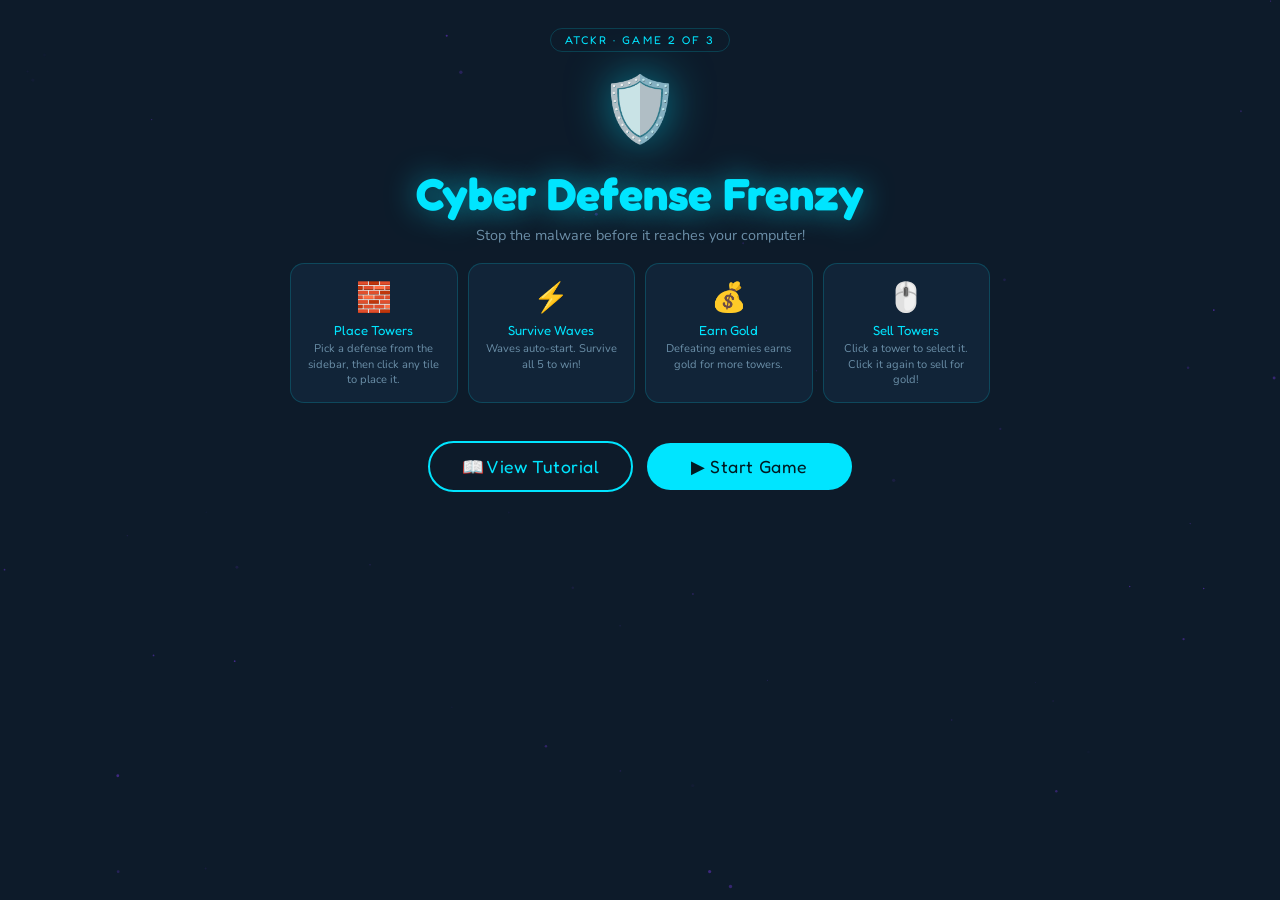
<file: cyberdefense.html>
<!DOCTYPE html>
<html lang="en">
<head>
  <meta charset="UTF-8" />
  <meta name="viewport" content="width=device-width, initial-scale=1.0, maximum-scale=1.0, user-scalable=no" />
  <meta name="apple-mobile-web-app-capable" content="yes" />
  <meta name="apple-mobile-web-app-status-bar-style" content="black-translucent" />
  <title>ATCKR — Cyber Defense Frenzy</title>
  <link rel="preconnect" href="https://fonts.googleapis.com" />
  <link rel="preconnect" href="https://fonts.gstatic.com" crossorigin />
  <link href="https://fonts.googleapis.com/css2?family=Fredoka+One&family=Nunito:wght@400;600;700;800;900&display=swap" rel="stylesheet" />
  <link rel="stylesheet" href="cyberdefense.css" />
</head>
<body>

  <canvas id="particles"></canvas>
  <div id="combo"></div>
  <!-- Single floating tooltip — positioned by JS, never clipped by sidebar -->
  <div id="td-tooltip"></div>


  <!-- ====================================================
       SCREEN 1: INTRO
  ==================================================== -->
  <section class="screen active" id="s-intro">

    <div class="intro-badge">ATCKR · Game 2 of 3</div>
    <div class="intro-icon">🛡️</div>
    <h1 class="intro-title">Cyber Defense Frenzy</h1>
    <p class="intro-sub">Stop the malware before it reaches your computer!</p>

    <div class="intro-cards">
      <div class="intro-card">
        <span class="ic-emoji">🧱</span>
        <div class="ic-title">Place Towers</div>
        <div class="ic-desc">Pick a defense from the sidebar, then click any tile to place it.</div>
      </div>
      <div class="intro-card">
        <span class="ic-emoji">⚡</span>
        <div class="ic-title">Survive Waves</div>
        <div class="ic-desc">Waves auto-start. Survive all 5 to win!</div>
      </div>
      <div class="intro-card">
        <span class="ic-emoji">💰</span>
        <div class="ic-title">Earn Gold</div>
        <div class="ic-desc">Defeating enemies earns gold for more towers.</div>
      </div>
      <div class="intro-card">
        <span class="ic-emoji">🖱️</span>
        <div class="ic-title">Sell Towers</div>
        <div class="ic-desc">Click a tower to select it. Click it again to sell for gold!</div>
      </div>
    </div>

    <div class="intro-btn-row">
      <button class="btn-tutorial" onclick="showScreen('s-tutorial')">📖 View Tutorial</button>
      <button class="btn-start"    onclick="startGame()">▶ Start Game</button>
    </div>

  </section>


  <!-- ====================================================
       SCREEN 2: TUTORIAL  (#5 — separate page)
  ==================================================== -->
  <section class="screen" id="s-tutorial">

    <div class="tut-page-header">
      <h1 class="tut-page-title">📖 Know Your Enemies</h1>
      <p class="tut-page-sub">Learn what each virus does and which tower stops it before you play!</p>
    </div>

    <div class="tut-page-grid">

      <!-- WORM -->
      <div class="tut-page-card tut-card-worm">
        <div class="tut-page-emoji">🐛</div>
        <div class="tut-page-name">Worm</div>
        <div class="tut-page-tag tut-tag-worm">MEDIUM SPEED · LEAST DAMAGE</div>
        <div class="tut-page-body">
          Copies itself and spreads across networks.<br>
          <strong>Damage:</strong> -1 ❤️ per breach<br>
          <strong>Towers that stop it:</strong> All 4 towers
        </div>
        <div class="tut-page-towers">
          <span class="tut-tower">🧱 Firewall</span>
          <span class="tut-tower">🔍 Antivirus</span>
          <span class="tut-tower">🔄 Updater</span>
          <span class="tut-tower">🔐 VPN Shield</span>
        </div>
      </div>

      <!-- PHISHING -->
      <div class="tut-page-card tut-card-phishing">
        <div class="tut-page-emoji">🎣</div>
        <div class="tut-page-name">Phishing</div>
        <div class="tut-page-tag tut-tag-phishing">SIMILAR SPEED TO WORM · MEDIUM DAMAGE</div>
        <div class="tut-page-body">
          Sends fake messages to trick you into giving up your password.<br>
          <strong>Damage:</strong> -2 ❤️ per breach<br>
          <strong>Towers that stop it:</strong> All 4 towers
        </div>
        <div class="tut-page-towers">
          <span class="tut-tower">🧱 Firewall</span>
          <span class="tut-tower">🔍 Antivirus</span>
          <span class="tut-tower">🔄 Updater</span>
          <span class="tut-tower">🔐 VPN Shield</span>
        </div>
      </div>

      <!-- SPYWARE -->
      <div class="tut-page-card tut-card-spyware">
        <div class="tut-page-emoji">🕵️</div>
        <div class="tut-page-name">Spyware</div>
        <div class="tut-page-tag tut-tag-spyware">SLOW · INVISIBLE · SNEAKY</div>
        <div class="tut-page-body">
          Hides on your computer and secretly watches everything you do.<br>
          It <strong>flickers</strong> because it's invisible to most towers!<br>
          <strong>Damage:</strong> -3 ❤️ per breach<br>
          <strong>Towers that stop it:</strong> Only 2
        </div>
        <div class="tut-page-towers">
          <span class="tut-tower tut-tower-highlight">🔍 Antivirus</span>
          <span class="tut-tower tut-tower-highlight">🔄 Updater</span>
        </div>
      </div>

      <!-- RANSOMWARE -->
      <div class="tut-page-card tut-card-ransom">
        <div class="tut-page-emoji">🔒</div>
        <div class="tut-page-name">Ransomware</div>
        <div class="tut-page-tag tut-tag-ransom">SLOWEST · MOST DANGEROUS · 150 HP</div>
        <div class="tut-page-body">
          The biggest threat. Locks ALL your files and demands money.<br>
          Slow but extremely tough — it has the most HP of any enemy!<br>
          <strong>Damage:</strong> -5 ❤️ per breach<br>
          <strong>Towers that stop it:</strong> Only 1!
        </div>
        <div class="tut-page-towers">
          <span class="tut-tower tut-tower-highlight tut-tower-ransom">🔐 VPN Shield ONLY</span>
        </div>
      </div>

    </div>

    <!-- Tower quick reference -->
    <div class="tut-towers-ref">
      <div class="tut-ref-title">🔧 Tower Quick Reference</div>
      <div class="tut-ref-grid">
        <div class="tut-ref-card">
          <span class="tut-ref-emoji">🧱</span>
          <div class="tut-ref-name">Firewall — 💰30</div>
          <div class="tut-ref-hits">Hits: 🐛 Worm · 🎣 Phishing</div>
        </div>
        <div class="tut-ref-card">
          <span class="tut-ref-emoji">🔍</span>
          <div class="tut-ref-name">Antivirus — 💰45</div>
          <div class="tut-ref-hits">Hits: 🐛 Worm · 🎣 Phishing · 🕵️ Spyware</div>
        </div>
        <div class="tut-ref-card">
          <span class="tut-ref-emoji">🔄</span>
          <div class="tut-ref-name">Updater — 💰50</div>
          <div class="tut-ref-hits">Hits: 🐛 Worm · 🎣 Phishing · 🕵️ Spyware · Slows enemies!</div>
        </div>
        <div class="tut-ref-card">
          <span class="tut-ref-emoji">🔐</span>
          <div class="tut-ref-name">VPN Shield — 💰90</div>
          <div class="tut-ref-hits">Hits: 🐛 Worm · 🎣 Phishing · 🔒 Ransomware · AOE blast!</div>
        </div>
      </div>
    </div>

    <div class="tut-page-btns">
      <button class="btn-back-tut" onclick="showScreen('s-intro')">← Back</button>
      <button class="btn-start"    onclick="startGame()">▶ Start Game</button>
    </div>

  </section>


  <!-- ====================================================
       SCREEN 3: GAME
  ==================================================== -->
  <section class="screen" id="s-game">

    <!-- HUD -->
    <div id="hud">
      <span class="hud-title">🖥️ Cyber Defenders</span>
      <div class="hud-stat"><span class="hs-icon">💰</span><span id="tdGold">100</span></div>
      <div class="hud-stat">
        <span class="hs-icon">❤️</span>
        <span id="tdLives">20</span>
        <div class="lives-track"><div id="tdLivesBar"></div></div>
      </div>
      <div class="hud-stat"><span class="hs-icon">🌊</span><span id="tdWave">0/5</span></div>
      <div class="hud-stat"><span class="hs-icon">💀</span><span id="tdKills">0</span></div>
      <div class="hud-stat"><span class="hs-icon">⭐</span><span id="tdScore">0</span></div>
      <span id="tdStreak"></span>
    </div>

    <!-- Game layout -->
    <div id="game-layout">

      <div id="canvas-wrap">
        <canvas id="tdCanvas"></canvas>
      </div>

      <!-- Sidebar — #4 hover tooltips -->
      <div id="sidebar">
        <div class="sb-label">🔧 DEFENSES</div>

        <!-- Each card has a tooltip div that shows on hover -->
        <div class="td-card" id="td-card-firewall" onclick="selectTower('firewall')">
          <span class="tc-emoji">🧱</span>
          <div class="tc-name">Firewall</div>
          <div class="tc-cost">💰 30</div>
          <div class="tc-desc">Worm · Phishing</div>
        </div>

        <div class="td-card" id="td-card-antivirus" onclick="selectTower('antivirus')">
          <span class="tc-emoji">🔍</span>
          <div class="tc-name">Antivirus</div>
          <div class="tc-cost">💰 45</div>
          <div class="tc-desc">Worm · Phishing · Spyware</div>
        </div>

        <div class="td-card" id="td-card-updater" onclick="selectTower('updater')">
          <span class="tc-emoji">🔄</span>
          <div class="tc-name">Updater</div>
          <div class="tc-cost">💰 50</div>
          <div class="tc-desc">Worm · Phishing · Spyware ❄️</div>
        </div>

        <div class="td-card" id="td-card-vpn" onclick="selectTower('vpn')">
          <span class="tc-emoji">🔐</span>
          <div class="tc-name">VPN Shield</div>
          <div class="tc-cost">💰 90</div>
          <div class="tc-desc">Worm · Phishing · Ransomware 💥</div>
        </div>

        <div class="sb-tip">Hover a tower to learn more. Click twice to sell.</div>

        <div style="flex:1"></div>

        <button class="sb-btn" id="btnSell" onclick="sellTower()">💸 Sell Tower</button>
      </div>

    </div>
  </section>


  <!-- ====================================================
       SCREEN 4: RESULTS
  ==================================================== -->
  <section class="screen" id="s-results">
    <div class="res-trophy" id="resTrophy">🏆</div>
    <h2 class="res-title"  id="resTitle">PERFECT DEFENSE!</h2>
    <p  class="res-sub"    id="resSub">You stopped every threat!</p>
    <div class="res-score" id="resScore">0 pts</div>
    <div class="res-stars" id="resStars">⭐⭐⭐</div>

    <div class="res-breakdown">
      <div class="bd-cell"><span class="bd-val" id="bdKills">0</span><span class="bd-lbl">Enemies Stopped</span></div>
      <div class="bd-cell"><span class="bd-val" id="bdWaves">0</span><span class="bd-lbl">Waves Survived</span></div>
      <div class="bd-cell"><span class="bd-val" id="bdBest">0x</span><span class="bd-lbl">Best Kill Streak</span></div>
      <div class="bd-cell"><span class="bd-val" id="bdBonus">+0</span><span class="bd-lbl">Streak Bonus Gold</span></div>
    </div>

    <div class="res-btns">
      <button class="res-btn primary"   onclick="goNext()">Next Game →</button>
      <button class="res-btn secondary" onclick="startGame()">↺ Play Again</button>
    </div>
  </section>


  <script src="cyberdefense.js"></script>

</body>
</html>
</file>
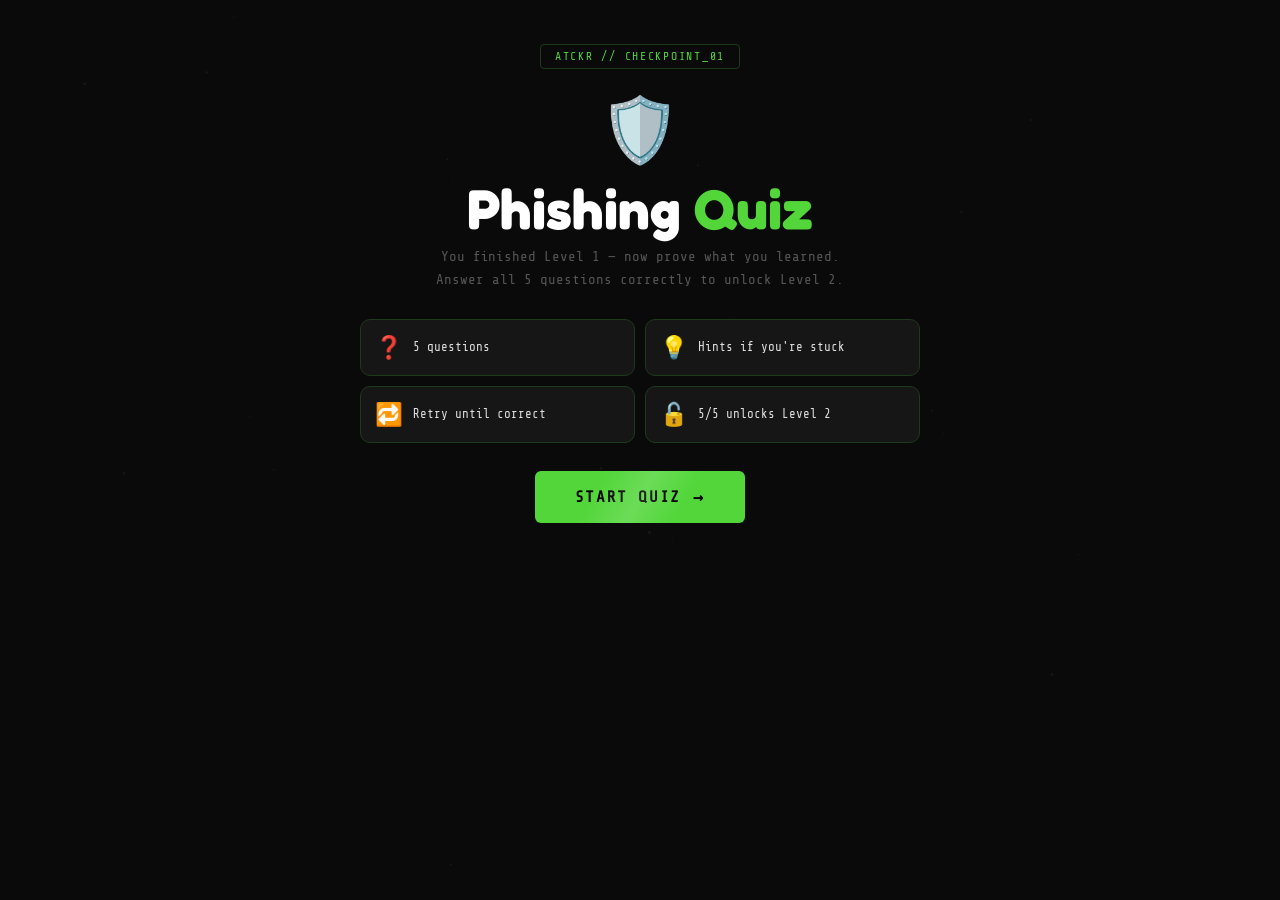
<file: quiz1.html>
<!DOCTYPE html>
<html lang="en">
<head>
<meta charset="UTF-8">
<meta name="viewport" content="width=device-width, initial-scale=1.0">
<title>Phishing Quiz | ATCKR</title>
<link href="https://fonts.googleapis.com/css2?family=Share+Tech+Mono&family=Fredoka+One&family=Nunito:wght@700;800;900&display=swap" rel="stylesheet">
<link rel="stylesheet" href="quiz1.css">
</head>
<body>

<canvas id="particles"></canvas>

<div id="app">

  <!-- ===== INTRO SCREEN ===== -->
  <div id="s-intro" class="screen active">
    <div class="terminal-badge">ATCKR // CHECKPOINT_01</div>
    <div class="intro-icon">🛡️</div>
    <h1 class="intro-title">Phishing <span class="green">Quiz</span></h1>
    <p class="intro-sub">You finished Level 1 — now prove what you learned.<br>Answer all 5 questions correctly to unlock Level 2.</p>
    <div class="rules-grid">
      <div class="rule-box">
        <div class="rule-icon">❓</div>
        <div class="rule-text">5 questions</div>
      </div>
      <div class="rule-box">
        <div class="rule-icon">💡</div>
        <div class="rule-text">Hints if you're stuck</div>
      </div>
      <div class="rule-box">
        <div class="rule-icon">🔁</div>
        <div class="rule-text">Retry until correct</div>
      </div>
      <div class="rule-box">
        <div class="rule-icon">🔓</div>
        <div class="rule-text">5/5 unlocks Level 2</div>
      </div>
    </div>
    <button class="btn-start" onclick="startQuiz()">
      <span class="btn-text">START QUIZ</span>
      <span class="btn-arrow">→</span>
    </button>
  </div>

  <!-- ===== QUIZ SCREEN ===== -->
  <div id="s-quiz" class="screen">

    <!-- Top bar -->
    <div class="quiz-topbar">
      <div class="q-counter" id="qCounter">Q1 / 5</div>
      <div class="q-progress-wrap">
        <div class="q-progress-bar" id="qProgressBar" style="width:0%"></div>
      </div>
      <div class="q-score" id="qScore">0 / 5</div>
    </div>

    <!-- Question card -->
    <div class="q-card" id="qCard">

      <!-- Image -->
      <div class="q-img-wrap">
        <div class="q-img" id="qImg">🎣</div>
        <div class="q-img-caption" id="qCaption">Example scenario</div>
      </div>

      <!-- Question text -->
      <div class="q-text" id="qText">Loading question...</div>

      <!-- Answer choices -->
      <div class="choices" id="choices"></div>

      <!-- Hint area -->
      <div class="hint-area" id="hintArea">
        <button class="btn-hint" id="btnHint" onclick="showHint()">
          💡 Need a hint?
        </button>
        <div class="hint-box" id="hintBox"></div>
      </div>

      <!-- Feedback message -->
      <div class="feedback-msg" id="feedbackMsg"></div>

    </div>

  </div>

  <!-- ===== COMPLETE SCREEN ===== -->
  <div id="s-complete" class="screen">
    <div class="complete-icon" id="completeIcon">🏆</div>
    <div class="terminal-badge">CHECKPOINT_01 // CLEARED</div>
    <h2 class="complete-title">Quiz Complete!</h2>
    <div class="complete-score">5 <span>/</span> 5</div>
    <p class="complete-sub">You passed with a perfect score.<br>You now understand phishing fundamentals!</p>

    <!-- Phishing definition recap -->
    <div class="def-recap">
      <div class="def-recap-label">// WHAT YOU LEARNED</div>
      <div class="def-recap-word">Phishing</div>
      <div class="def-recap-text">When scammers pretend to be someone you trust to steal your info or money through fake links, fake urgency, or fake prizes.</div>
      <div class="def-recap-rules">
        <div class="def-rule"><span class="green">✓</span> Never click links in unexpected texts</div>
        <div class="def-rule"><span class="green">✓</span> Check the URL — fake sites use tricks like "amaz0n"</div>
        <div class="def-rule"><span class="green">✓</span> Urgency is a red flag — real companies don't panic you</div>
        <div class="def-rule"><span class="green">✓</span> Never share your password with anyone</div>
      </div>
    </div>

    <button class="btn-start" onclick="goToLevel2()">
      <span class="btn-text">PROCEED TO LEVEL 2</span>
      <span class="btn-arrow">→</span>
    </button>
  </div>

</div>

<script src="quiz1.js"></script>
</body>
</html>
</file>
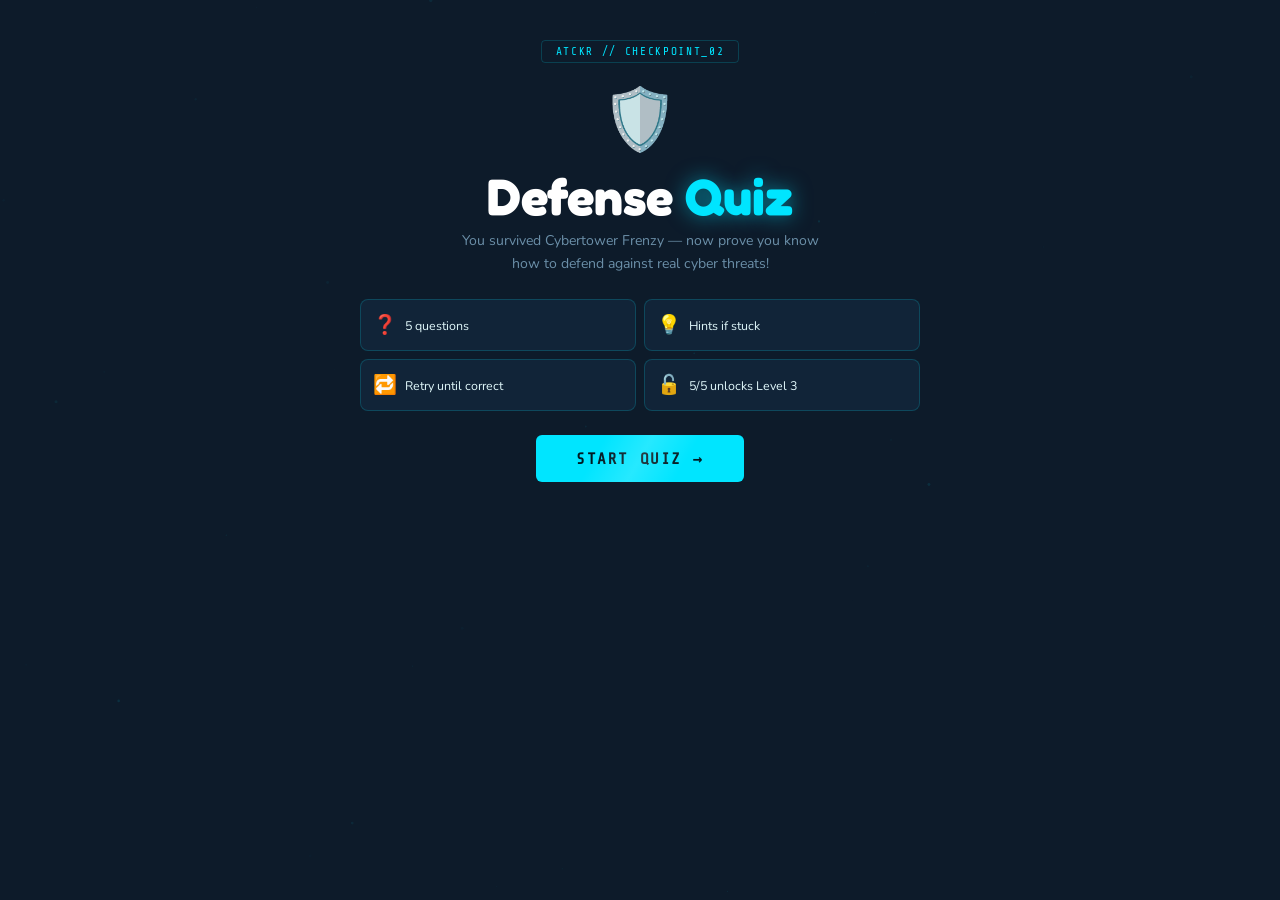
<file: quiz2.html>
<!DOCTYPE html>
<html lang="en">
<head>
<meta charset="UTF-8">
<meta name="viewport" content="width=device-width, initial-scale=1.0">
<title>Cyber Defense Quiz | ATCKR</title>
<link href="https://fonts.googleapis.com/css2?family=Share+Tech+Mono&family=Fredoka+One&family=Nunito:wght@700;800;900&display=swap" rel="stylesheet">
<link rel="stylesheet" href="quiz2.css">
</head>
<body>
<canvas id="particles"></canvas>
<div id="app">

  <!-- ===== INTRO SCREEN ===== -->
  <div id="s-intro" class="screen active">
    <div class="term-badge">ATCKR // CHECKPOINT_02</div>
    <div class="intro-icon">🛡️</div>
    <h1 class="intro-title">Defense <span class="cyan">Quiz</span></h1>
    <p class="intro-sub">You survived Cybertower Frenzy — now prove you know<br>how to defend against real cyber threats!</p>
    <div class="rules-grid">
      <div class="rule-box"><span class="rule-icon">❓</span><div class="rule-text">5 questions</div></div>
      <div class="rule-box"><span class="rule-icon">💡</span><div class="rule-text">Hints if stuck</div></div>
      <div class="rule-box"><span class="rule-icon">🔁</span><div class="rule-text">Retry until correct</div></div>
      <div class="rule-box"><span class="rule-icon">🔓</span><div class="rule-text">5/5 unlocks Level 3</div></div>
    </div>
    <button class="btn-start" onclick="startQuiz()">START QUIZ →</button>
  </div>

  <!-- ===== QUIZ SCREEN ===== -->
  <div id="s-quiz" class="screen">
    <div class="quiz-topbar">
      <div class="q-num" id="qNum">Q1 / 5</div>
      <div class="prog-bg"><div class="prog-fill" id="progFill" style="width:0%"></div></div>
      <div class="q-score" id="qScore">0 / 5</div>
    </div>
    <div class="q-card" id="qCard">
      <div class="q-img" id="qImg">🛡️</div>
      <div class="q-caption" id="qCaption">// SCENARIO</div>
      <div class="q-text" id="qText">Loading...</div>
      <div class="choices" id="choices"></div>
      <button class="hint-btn" id="hintBtn" onclick="showHint()">💡 Need a hint?</button>
      <div class="hint-box" id="hintBox"></div>
      <div class="feedback" id="feedback"></div>
    </div>
  </div>

  <!-- ===== COMPLETE SCREEN ===== -->
  <div id="s-complete" class="screen">
    <div class="comp-icon">🏆</div>
    <div class="term-badge">CHECKPOINT_02 // CLEARED</div>
    <h2 class="comp-title">Quiz Complete!</h2>
    <div class="comp-score">5 <span>/</span> 5</div>
    <p class="comp-sub">Perfect score! You know how to defend against cyber threats!</p>
    <div class="def-card">
      <div class="def-label">// WHAT YOU LEARNED</div>
      <div class="def-word">Cyber Defense</div>
      <div class="def-text">Protecting your computer means using the right tool for each threat — firewalls for common attacks, antivirus for hidden spyware, VPNs for ransomware, and software updates to patch exploits.</div>
      <div class="def-rules">
        <div class="def-rule"><span class="cyan">✓</span> Use a Firewall to block common threats like worms</div>
        <div class="def-rule"><span class="cyan">✓</span> Antivirus reveals and removes hidden spyware</div>
        <div class="def-rule"><span class="cyan">✓</span> Keep software updated — outdated apps are easy targets</div>
        <div class="def-rule"><span class="cyan">✓</span> A VPN encrypts your data to stop ransomware attacks</div>
      </div>
    </div>
    <button class="btn-start" onclick="goToLevel3()">PROCEED TO LEVEL 3 →</button>
  </div>

</div>
<script src="quiz2.js"></script>
</body>
</html>
</file>
<file: cyberdefense.css>
/* =====================================================
   ATCKR — Cyber Defense Frenzy (Game 2)
   Stylesheet: game2.css
   Description: All styles for the intro, game,
   sidebar, HUD, tutorial, and results screens.
===================================================== */


/* -----------------------------------------------
   CSS VARIABLES & RESET
----------------------------------------------- */
:root {
  --bg:     #0d1b2a;
  --panel:  #0f2235;
  --panel2: #112438;
  --border: rgba(0, 229, 255, 0.18);
  --accent: #00e5ff;
  --green:  #39ff14;
  --red:    #ff4757;
  --yellow: #ffd32a;
  --purple: #a55eea;
  --orange: #ff6b35;
  --text:   #e0f7fa;
  --muted:  #6b8fa8;
  --fw: 'Fredoka One', cursive;
  --fn: 'Nunito', sans-serif;
}

*,
*::before,
*::after {
  margin: 0;
  padding: 0;
  box-sizing: border-box;
}

html,
body {
  height: 100%;
  background: var(--bg);
  color: var(--text);
  font-family: var(--fn);
  overflow: hidden;
}


/* -----------------------------------------------
   PARTICLE BACKGROUND
----------------------------------------------- */
#particles {
  position: fixed;
  inset: 0;
  pointer-events: none;
  z-index: 0;
}


/* -----------------------------------------------
   SCREEN SYSTEM
----------------------------------------------- */
.screen {
  display: none;
  position: fixed;
  inset: 0;
  z-index: 1;
  overflow-y: auto;
}

.screen.active {
  display: flex;
}


/* -----------------------------------------------
   KEYFRAME ANIMATIONS
----------------------------------------------- */
@keyframes fadeIn {
  from { opacity: 0; transform: translateY(18px); }
  to   { opacity: 1; transform: translateY(0); }
}

@keyframes chipPop {
  from { opacity: 0; transform: translateX(-50%) scale(0.8); }
  to   { opacity: 1; transform: translateX(-50%) scale(1); }
}

@keyframes comboGo {
  0%   { opacity: 1; transform: translateX(-50%) scale(1.1); }
  100% { opacity: 0; transform: translateX(-50%) translateY(-55px) scale(0.8); }
}

@keyframes confettiFall {
  to { transform: translateY(110vh) rotate(720deg); opacity: 0; }
}

@keyframes shimmer {
  0%   { background-position: 200% center; }
  100% { background-position: -200% center; }
}

@keyframes pulse {
  0%,  100% { box-shadow: 0 0 0 0    rgba(0, 229, 255, 0.4); }
  50%        { box-shadow: 0 0 0 8px rgba(0, 229, 255, 0); }
}


/* -----------------------------------------------
   COMBO POPUP
----------------------------------------------- */
#combo {
  position: fixed;
  top: 68px;
  left: 50%;
  transform: translateX(-50%);
  font-family: var(--fw);
  font-size: 1.6rem;
  pointer-events: none;
  z-index: 300;
  opacity: 0;
}

#combo.go {
  animation: comboGo 1s ease forwards;
}


/* -----------------------------------------------
   INTRO SCREEN  (#s-intro)
----------------------------------------------- */
#s-intro {
  flex-direction: column;
  align-items: center;
  justify-content: flex-start;
  padding: 28px 20px 50px;
  overflow-y: auto;
  gap: 0;
}

.intro-badge {
  font-family: var(--fw);
  font-size: 0.7rem;
  letter-spacing: 0.18em;
  color: var(--accent);
  border: 1px solid var(--border);
  border-radius: 20px;
  padding: 4px 14px;
  margin-bottom: 14px;
  animation: fadeIn 0.5s ease both;
  text-transform: uppercase;
}

.intro-icon {
  font-size: 4rem;
  animation: fadeIn 0.55s 0.05s ease both;
  filter: drop-shadow(0 0 22px rgba(0, 229, 255, 0.5));
  margin-bottom: 6px;
}

.intro-title {
  font-family: var(--fw);
  font-size: clamp(1.8rem, 5vw, 2.8rem);
  color: var(--accent);
  text-shadow: 0 0 30px rgba(0, 229, 255, 0.6);
  animation: fadeIn 0.55s 0.1s ease both;
  margin: 6px 0 4px;
  text-align: center;
}

.intro-sub {
  font-size: 0.9rem;
  color: var(--muted);
  animation: fadeIn 0.55s 0.15s ease both;
  margin-bottom: 18px;
  text-align: center;
}

/* How-to-play cards */
.intro-cards {
  display: grid;
  grid-template-columns: repeat(auto-fit, minmax(160px, 1fr));
  gap: 10px;
  width: 100%;
  max-width: 700px;
  margin-bottom: 18px;
  animation: fadeIn 0.55s 0.2s ease both;
}

.intro-card {
  background: var(--panel2);
  border: 1px solid var(--border);
  border-radius: 14px;
  padding: 14px 12px;
  text-align: center;
}

.intro-card .ic-emoji { font-size: 1.8rem; display: block; margin-bottom: 5px; }
.intro-card .ic-title { font-family: var(--fw); font-size: 0.82rem; color: var(--accent); margin-bottom: 3px; }
.intro-card .ic-desc  { font-size: 0.7rem; color: var(--muted); line-height: 1.4; }

/* Start button */
.btn-start {
  font-family: var(--fw);
  font-size: 1.1rem;
  padding: 13px 44px;
  background: var(--accent);
  color: #001a22;
  border: none;
  border-radius: 50px;
  cursor: pointer;
  transition: transform 0.18s, filter 0.18s;
  animation: fadeIn 0.55s 0.3s ease both, pulse 2s 1s infinite;
  letter-spacing: 0.03em;
  margin-top: 0;
}

.btn-start:hover {
  transform: scale(1.05);
  filter: brightness(1.12);
}


/* -----------------------------------------------
   TUTORIAL SECTION
----------------------------------------------- */
.tutorial-section {
  width: 100%;
  max-width: 700px;
  margin: 4px 0 0;
  animation: fadeIn 0.55s 0.25s ease both;
}

.tutorial-title {
  font-family: var(--fw);
  font-size: 0.82rem;
  color: var(--accent);
  text-align: center;
  margin-bottom: 10px;
  letter-spacing: 0.06em;
}

.tutorial-grid {
  display: grid;
  grid-template-columns: repeat(auto-fit, minmax(150px, 1fr));
  gap: 9px;
}

.tut-card {
  background: var(--panel2);
  border-radius: 12px;
  padding: 11px 10px;
  display: flex;
  flex-direction: column;
  gap: 5px;
}

.tut-card-worm     { border: 1px solid rgba(255, 107,  53, 0.4); }
.tut-card-phishing { border: 1px solid rgba(255, 211,  42, 0.4); }
.tut-card-spyware  { border: 1px solid rgba(165,  94, 234, 0.4); }
.tut-card-ransom   { border: 1px solid rgba(255,  71,  87, 0.4); }

.tut-header {
  display: flex;
  align-items: center;
  gap: 7px;
}

.tut-emoji { font-size: 1.4rem; flex-shrink: 0; }

.tut-name {
  font-family: var(--fw);
  font-size: 0.68rem;
  color: #fff;
}

.tut-tag {
  font-size: 0.53rem;
  font-weight: 800;
  padding: 2px 6px;
  border-radius: 8px;
  letter-spacing: 0.04em;
  align-self: flex-start;
}

.tut-tag-worm     { background: rgba(255, 107,  53, 0.18); color: #ff6b35; }
.tut-tag-phishing { background: rgba(255, 211,  42, 0.18); color: #ffd32a; }
.tut-tag-spyware  { background: rgba(165,  94, 234, 0.18); color: #a55eea; }
.tut-tag-ransom   { background: rgba(255,  71,  87, 0.18); color: #ff4757; }

.tut-stat {
  font-size: 0.62rem;
  color: var(--muted);
  line-height: 1.4;
}

.tut-stat strong { color: #fff; }

.tut-kill {
  font-size: 0.58rem;
  font-weight: 800;
  padding: 3px 7px;
  border-radius: 6px;
  text-align: center;
  margin-top: 2px;
}

.tut-kill-worm     { background: rgba(255, 107,  53, 0.12); color: #ff6b35; }
.tut-kill-phishing { background: rgba(255, 211,  42, 0.12); color: #ffd32a; }
.tut-kill-spyware  { background: rgba(165,  94, 234, 0.12); color: #a55eea; }
.tut-kill-ransom   { background: rgba(255,  71,  87, 0.12); color: #ff4757; }

.sell-tip {
  font-size: 0.67rem;
  color: var(--muted);
  text-align: center;
  margin-top: 8px;
  padding: 7px 14px;
  background: rgba(255, 255, 255, 0.03);
  border: 1px solid var(--border);
  border-radius: 8px;
}

.sell-tip strong { color: var(--yellow); }


/* -----------------------------------------------
   GAME SCREEN  (#s-game)
----------------------------------------------- */
#s-game {
  flex-direction: column;
  overflow: hidden;
}

/* HUD bar */
#hud {
  display: flex;
  align-items: center;
  gap: 10px;
  padding: 7px 14px;
  background: var(--panel);
  border-bottom: 1px solid var(--border);
  flex-shrink: 0;
  flex-wrap: wrap;
}

.hud-title {
  font-family: var(--fw);
  font-size: 1.1rem;
  color: var(--accent);
  text-shadow: 0 0 10px rgba(0, 229, 255, 0.5);
  margin-right: 4px;
}

.hud-stat {
  display: flex;
  align-items: center;
  gap: 5px;
  background: rgba(0, 229, 255, 0.07);
  border: 1px solid var(--border);
  border-radius: 10px;
  padding: 3px 10px;
  font-size: 0.8rem;
  font-weight: 800;
  white-space: nowrap;
}

.hud-stat .hs-icon { font-size: 0.95rem; }

.lives-track {
  flex: 1;
  min-width: 80px;
  max-width: 120px;
  height: 7px;
  background: rgba(255, 255, 255, 0.08);
  border-radius: 4px;
  overflow: hidden;
}

#tdLivesBar {
  height: 100%;
  width: 100%;
  background: var(--green);
  border-radius: 4px;
  transition: width 0.4s, background 0.4s;
}

#tdStreak {
  font-family: var(--fw);
  font-size: 0.9rem;
  min-width: 50px;
  text-align: center;
}

/* Game layout */
#game-layout {
  display: flex;
  flex: 1;
  overflow: hidden;
}

#canvas-wrap {
  position: relative;
  flex: 1;
  overflow: hidden;
}

#tdCanvas {
  display: block;
  width: 100%;
  height: 100%;
  cursor: crosshair;
}

/* Scanline overlay */
#canvas-wrap::after {
  content: '';
  position: absolute;
  inset: 0;
  background: repeating-linear-gradient(
    0deg,
    rgba(0, 0, 0, 0.03) 0px,
    rgba(0, 0, 0, 0.03) 1px,
    transparent 1px,
    transparent 3px
  );
  pointer-events: none;
  z-index: 2;
}


/* -----------------------------------------------
   SIDEBAR
----------------------------------------------- */
#sidebar {
  width: 172px;
  background: var(--panel);
  border-left: 1px solid var(--border);
  display: flex;
  flex-direction: column;
  padding: 10px 8px;
  gap: 7px;
  overflow-y: auto;
  flex-shrink: 0;
}

.sb-label {
  font-family: var(--fw);
  font-size: 0.8rem;
  color: var(--accent);
  text-align: center;
  padding-bottom: 6px;
  border-bottom: 1px solid var(--border);
  letter-spacing: 0.05em;
}

/* Tower cards */
.td-card {
  background: rgba(255, 255, 255, 0.035);
  border: 1.5px solid transparent;
  border-radius: 11px;
  padding: 8px 7px;
  cursor: pointer;
  transition: border-color 0.18s, background 0.18s, transform 0.15s;
  text-align: center;
  position: relative;
  overflow: visible;
}

.td-card:hover {
  border-color: rgba(0, 229, 255, 0.4);
  background: rgba(0, 229, 255, 0.06);
  transform: translateY(-1px);
}

.td-card.selected {
  border-color: var(--accent);
  background: rgba(0, 229, 255, 0.1);
  box-shadow: 0 0 14px rgba(0, 229, 255, 0.25);
}

.td-card .tc-emoji { font-size: 1.7rem; display: block; }
.td-card .tc-name  { font-family: var(--fw); font-size: 0.75rem; color: var(--text); margin: 3px 0 1px; }
.td-card .tc-cost  { font-size: 0.68rem; color: var(--yellow); font-weight: 800; }
.td-card .tc-desc  { font-size: 0.6rem; color: var(--muted); margin-top: 3px; line-height: 1.35; }

/* Sidebar buttons */
.sb-btn {
  font-family: var(--fw);
  font-size: 0.82rem;
  padding: 9px 6px;
  border: none;
  border-radius: 10px;
  cursor: pointer;
  transition: filter 0.18s, transform 0.15s;
  letter-spacing: 0.02em;
}

.sb-btn:disabled          { opacity: 0.45; cursor: not-allowed; transform: none !important; }
.sb-btn:hover:not(:disabled) { filter: brightness(1.15); transform: scale(1.03); }

#btnSendWave { background: var(--green); color: #001a00; }
#btnSell     { background: var(--red);   color: #fff; }

.sb-tip {
  font-size: 0.6rem;
  color: var(--muted);
  text-align: center;
  line-height: 1.4;
  padding: 0 4px;
}


/* -----------------------------------------------
   RESULTS SCREEN  (#s-results)
----------------------------------------------- */
#s-results {
  flex-direction: column;
  align-items: center;
  justify-content: center;
  padding: 30px 20px;
  gap: 0;
}

.res-trophy {
  font-size: 4.5rem;
  animation: fadeIn 0.5s ease both;
  filter: drop-shadow(0 0 20px rgba(0, 229, 255, 0.4));
}

.res-title {
  font-family: var(--fw);
  font-size: clamp(1.6rem, 5vw, 2.4rem);
  color: var(--accent);
  text-shadow: 0 0 24px rgba(0, 229, 255, 0.5);
  animation: fadeIn 0.5s 0.05s ease both;
  margin: 10px 0 4px;
  text-align: center;
}

.res-sub {
  font-size: 0.9rem;
  color: var(--muted);
  animation: fadeIn 0.5s 0.1s ease both;
  margin-bottom: 18px;
  text-align: center;
  max-width: 320px;
}

.res-score {
  font-family: var(--fw);
  font-size: 2.2rem;
  background: linear-gradient(90deg, var(--accent), var(--green), var(--accent));
  background-size: 200% auto;
  -webkit-background-clip: text;
  -webkit-text-fill-color: transparent;
  background-clip: text;
  animation: fadeIn 0.5s 0.15s ease both, shimmer 2.5s linear infinite;
  margin-bottom: 6px;
}

.res-stars {
  font-size: 1.8rem;
  letter-spacing: 4px;
  animation: fadeIn 0.5s 0.2s ease both;
  margin-bottom: 22px;
}

.res-breakdown {
  display: grid;
  grid-template-columns: repeat(2, 1fr);
  gap: 10px;
  width: 100%;
  max-width: 340px;
  animation: fadeIn 0.5s 0.25s ease both;
  margin-bottom: 26px;
}

.bd-cell {
  background: var(--panel2);
  border: 1px solid var(--border);
  border-radius: 12px;
  padding: 12px 10px;
  text-align: center;
}

.bd-cell .bd-val {
  font-family: var(--fw);
  font-size: 1.35rem;
  color: var(--accent);
  display: block;
}

.bd-cell .bd-lbl {
  font-size: 0.65rem;
  color: var(--muted);
  font-weight: 700;
  text-transform: uppercase;
  letter-spacing: 0.08em;
}

.res-btns {
  display: flex;
  gap: 10px;
  flex-wrap: wrap;
  justify-content: center;
  animation: fadeIn 0.5s 0.3s ease both;
}

.res-btn {
  font-family: var(--fw);
  font-size: 0.95rem;
  padding: 12px 26px;
  border: none;
  border-radius: 40px;
  cursor: pointer;
  transition: transform 0.18s, filter 0.18s;
}

.res-btn:hover           { transform: scale(1.05); filter: brightness(1.12); }
.res-btn.primary         { background: var(--accent); color: #001a22; }
.res-btn.secondary       { background: transparent; color: var(--muted); border: 1px solid var(--border); }


/* -----------------------------------------------
   RESPONSIVE — iPhone, Android, Tablet
----------------------------------------------- */

/* ── Tablet (≤768px) ── */
@media (max-width: 768px) {

  /* Intro / tutorial screens scroll comfortably */
  #s-intro,
  #s-tutorial {
    padding: 20px 14px 40px;
    gap: 0;
  }

  .intro-icon     { font-size: 3rem; }
  .intro-title    { font-size: clamp(1.4rem, 6vw, 2rem); }
  .intro-cards    { grid-template-columns: 1fr 1fr; gap: 8px; }
  .intro-btn-row  { flex-direction: column; gap: 10px; }
  .btn-start,
  .btn-tutorial   { width: 100%; max-width: 300px; font-size: 1rem; padding: 13px 20px; }

  /* Tutorial page — 2-col grid on tablet */
  .tut-page-grid  { grid-template-columns: 1fr 1fr; gap: 10px; }
  .tut-ref-grid   { grid-template-columns: 1fr 1fr; }

  /* Game HUD — smaller text, hide title */
  .hud-title      { display: none; }
  .hud-stat       { font-size: 0.72rem; padding: 3px 7px; gap: 4px; }

  /* Sidebar — slimmer on tablet */
  #sidebar        { width: 140px; padding: 8px 6px; gap: 5px; }

  /* Results */
  #s-results      { padding: 20px 14px; }
  .res-breakdown  { grid-template-columns: 1fr 1fr; }
}


/* ── Mobile phones (≤480px — iPhone SE, iPhone 14, most Android) ── */
@media (max-width: 480px) {

  /* ---- Intro ---- */
  #s-intro        { padding: 16px 12px 36px; }
  .intro-badge    { font-size: 0.58rem; }
  .intro-icon     { font-size: 2.4rem; margin-bottom: 4px; }
  .intro-title    { font-size: clamp(1.2rem, 7vw, 1.6rem); }
  .intro-sub      { font-size: 0.8rem; margin-bottom: 12px; }
  .intro-cards    { grid-template-columns: 1fr 1fr; gap: 7px; margin-bottom: 12px; }
  .intro-card     { padding: 10px 8px; }
  .intro-card .ic-emoji { font-size: 1.4rem; }
  .intro-card .ic-title { font-size: 0.7rem; }
  .intro-card .ic-desc  { font-size: 0.6rem; }

  /* ---- Tutorial ---- */
  #s-tutorial     { padding: 14px 10px 36px; gap: 14px; }
  .tut-page-grid  { grid-template-columns: 1fr; gap: 10px; }
  .tut-page-card  { padding: 14px 12px; }
  .tut-page-emoji { font-size: 2rem; }
  .tut-page-name  { font-size: 0.9rem; }
  .tut-page-body  { font-size: 0.72rem; }
  .tut-ref-grid   { grid-template-columns: 1fr; }

  /* ---- Game HUD ----
     Stack HUD into two rows on phone so stats don't get cut off */
  #hud {
    padding: 5px 8px;
    gap: 5px;
    justify-content: space-between;
  }
  .hud-stat       { font-size: 0.65rem; padding: 3px 6px; gap: 3px; }
  .lives-track    { max-width: 60px; }

  /* ---- Game layout — sidebar moves to bottom on phone ----
     This is the most important mobile fix: on a 375px screen,
     a side-by-side sidebar + canvas is too cramped.
     We move the sidebar below the canvas as a horizontal strip. */
  #game-layout {
    flex-direction: column;
  }

  #canvas-wrap {
    flex: 1;
    min-height: 0;
  }

  #sidebar {
    width: 100%;
    flex-direction: row;
    flex-wrap: nowrap;
    overflow-x: auto;
    overflow-y: hidden;
    height: auto;
    border-left: none;
    border-top: 1px solid var(--border);
    padding: 6px 8px;
    gap: 6px;
    align-items: center;
    flex-shrink: 0;
    -webkit-overflow-scrolling: touch;
  }

  /* Hide the DEFENSES label in horizontal mode */
  .sb-label { display: none; }

  /* Tower cards go side by side horizontally */
  .td-card {
    flex-shrink: 0;
    width: 72px;
    padding: 6px 4px;
  }

  .td-card .tc-emoji { font-size: 1.5rem; }
  .td-card .tc-name  { font-size: 0.55rem; }
  .td-card .tc-cost  { font-size: 0.52rem; }
  .td-card .tc-desc  { display: none; }  /* too small — tooltip covers it */

  /* Sell button sits at the end of the horizontal strip */
  .sb-tip  { display: none; }
  #btnSell {
    flex-shrink: 0;
    font-size: 0.6rem;
    padding: 6px 10px;
    white-space: nowrap;
    margin-left: auto;
  }

  /* Tooltips on mobile — handled by JS body-level tooltip */

  /* ---- Results ---- */
  #s-results      { padding: 16px 12px; }
  .res-trophy     { font-size: 3rem; }
  .res-title      { font-size: clamp(1.2rem, 6vw, 1.8rem); }
  .res-score      { font-size: 1.6rem; }
  .res-stars      { font-size: 1.4rem; }
  .res-breakdown  { grid-template-columns: 1fr 1fr; max-width: 100%; }
  .bd-cell .bd-val { font-size: 1.1rem; }
  .res-btns       { flex-direction: column; align-items: center; }
  .res-btn        { width: 100%; max-width: 260px; text-align: center; }
}


/* ── Very small phones (≤360px — iPhone SE 1st gen, Galaxy A series) ── */
@media (max-width: 360px) {
  .hud-stat       { font-size: 0.58rem; padding: 2px 5px; }
  .td-card        { width: 62px; }
  .td-card .tc-emoji { font-size: 1.3rem; }
  .intro-cards    { grid-template-columns: 1fr 1fr; }
}


/* ── Touch device — tooltips handled via JS tap ── */
@media (hover: none) and (pointer: coarse) {
  #td-tooltip { font-size: 0.72rem; }
}



/* -----------------------------------------------
   INTRO BUTTON ROW
----------------------------------------------- */
.intro-btn-row {
  display: flex;
  gap: 14px;
  align-items: center;
  justify-content: center;
  flex-wrap: wrap;
  margin-top: 20px;
  margin-bottom: 10px;
  width: 100%;
}

.btn-tutorial {
  font-family: var(--fw);
  font-size: 1.1rem;
  padding: 13px 32px;
  background: transparent;
  color: var(--accent);
  border: 2px solid var(--accent);
  border-radius: 50px;
  cursor: pointer;
  transition: background 0.18s, color 0.18s, transform 0.18s;
  letter-spacing: 0.03em;
}

.btn-tutorial:hover {
  background: var(--accent);
  color: #001a22;
  transform: scale(1.04);
}


/* -----------------------------------------------
   TUTORIAL PAGE  (#s-tutorial)
----------------------------------------------- */
#s-tutorial {
  flex-direction: column;
  align-items: center;
  justify-content: flex-start;
  padding: 28px 20px 50px;
  overflow-y: auto;
  gap: 20px;
}

.tut-page-header {
  text-align: center;
  animation: fadeIn 0.4s ease both;
}

.tut-page-title {
  font-family: var(--fw);
  font-size: clamp(1.4rem, 4vw, 2rem);
  color: var(--accent);
  text-shadow: 0 0 20px rgba(0,229,255,0.5);
  margin-bottom: 6px;
}

.tut-page-sub {
  font-size: 0.88rem;
  color: var(--muted);
}

.tut-page-grid {
  display: grid;
  grid-template-columns: repeat(auto-fit, minmax(220px, 1fr));
  gap: 14px;
  width: 100%;
  max-width: 860px;
  animation: fadeIn 0.4s 0.1s ease both;
}

.tut-page-card {
  background: var(--panel2);
  border-radius: 14px;
  padding: 18px 16px;
  display: flex;
  flex-direction: column;
  gap: 8px;
}

.tut-page-emoji { font-size: 2.4rem; text-align: center; }

.tut-page-name {
  font-family: var(--fw);
  font-size: 1rem;
  color: #fff;
  text-align: center;
}

.tut-page-tag {
  font-size: 0.58rem;
  font-weight: 800;
  padding: 3px 8px;
  border-radius: 8px;
  letter-spacing: 0.05em;
  align-self: center;
  text-transform: uppercase;
}

.tut-page-body {
  font-size: 0.75rem;
  color: rgba(255,255,255,0.7);
  line-height: 1.6;
}

.tut-page-body strong { color: #fff; }
</file>
<file: quiz1.css>
/* =====================================================
   ATCKR — Phishing Quiz (Checkpoint 1)
   Stylesheet: quiz1.css
   Matches the dark ATCKR hacker theme with
   Share Tech Mono font and green #52d63a accents
   ===================================================== */

*, *::before, *::after {
  box-sizing: border-box;
  margin: 0;
  padding: 0;
}

:root {
  --bg:       #0a0a0a;
  --surface:  #111111;
  --card:     #161616;
  --border:   #1e3a1e;
  --green:    #52d63a;
  --green-dk: #3db829;
  --red:      #ef4444;
  --amber:    #f59e0b;
  --text:     #e0e0e0;
  --muted:    #555555;
  --mono:     'Share Tech Mono', monospace;
  --display:  'Fredoka One', cursive;
  --body:     'Nunito', sans-serif;
}

html, body {
  min-height: 100vh;
  background: var(--bg);
  font-family: var(--mono);
  color: var(--text);
  overflow-x: hidden;
}

/* Particle canvas background */
canvas#particles {
  position: fixed;
  inset: 0;
  pointer-events: none;
  z-index: 0;
  opacity: 0.25;
}

#app {
  position: relative;
  z-index: 1;
  min-height: 100vh;
  display: flex;
  flex-direction: column;
  align-items: center;
  padding: 20px 16px 48px;
}

/* Screens */
.screen {
  display: none;
  width: 100%;
  max-width: 560px;
  flex-direction: column;
  align-items: center;
}
.screen.active {
  display: flex;
}


/* =====================================================
   INTRO SCREEN
   ===================================================== */

.terminal-badge {
  font-family: var(--mono);
  font-size: 0.72rem;
  color: var(--green);
  letter-spacing: 0.15em;
  border: 1px solid var(--border);
  padding: 5px 14px;
  border-radius: 4px;
  margin-bottom: 24px;
  margin-top: 24px;
  animation: fadeUp 0.4s ease both;
}

.intro-icon {
  font-size: 4rem;
  margin-bottom: 12px;
  animation: floatBob 3s ease-in-out infinite;
}

.intro-title {
  font-family: var(--display);
  font-size: clamp(2.4rem, 8vw, 3.5rem);
  color: #fff;
  margin-bottom: 10px;
  animation: fadeUp 0.4s 0.1s ease both;
  line-height: 1;
}

.intro-title .green {
  color: var(--green);
}

.intro-sub {
  font-size: 0.88rem;
  color: var(--muted);
  text-align: center;
  line-height: 1.6;
  margin-bottom: 28px;
  animation: fadeUp 0.4s 0.2s ease both;
}

/* 4 rule boxes in a 2x2 grid */
.rules-grid {
  display: grid;
  grid-template-columns: 1fr 1fr;
  gap: 10px;
  width: 100%;
  margin-bottom: 28px;
  animation: fadeUp 0.4s 0.3s ease both;
}

.rule-box {
  background: var(--card);
  border: 1px solid var(--border);
  border-radius: 10px;
  padding: 14px;
  display: flex;
  align-items: center;
  gap: 10px;
}

.rule-icon {
  font-size: 1.4rem;
}

.rule-text {
  font-size: 0.78rem;
  color: var(--text);
  line-height: 1.3;
}

/* Start button */
.btn-start {
  background: var(--green);
  color: #000;
  border: none;
  font-family: var(--mono);
  font-size: 1rem;
  font-weight: 700;
  letter-spacing: 0.1em;
  padding: 16px 40px;
  border-radius: 6px;
  cursor: pointer;
  display: flex;
  align-items: center;
  gap: 12px;
  transition: all 0.2s;
  animation: fadeUp 0.4s 0.4s ease both;
  position: relative;
  overflow: hidden;
}

.btn-start::after {
  content: '';
  position: absolute;
  inset: 0;
  background: linear-gradient(120deg, transparent 30%, rgba(255,255,255,0.15) 50%, transparent 70%);
  animation: shimmer 2.5s ease infinite;
}

.btn-start:hover {
  background: var(--green-dk);
  transform: scale(1.04);
  box-shadow: 0 0 28px rgba(82, 214, 58, 0.4);
}

.btn-arrow {
  font-size: 1.1rem;
  transition: transform 0.2s;
}

.btn-start:hover .btn-arrow {
  transform: translateX(4px);
}


/* =====================================================
   QUIZ SCREEN
   ===================================================== */

.quiz-topbar {
  width: 100%;
  display: flex;
  align-items: center;
  gap: 10px;
  margin-bottom: 18px;
  padding-top: 16px;
}

.q-counter {
  font-size: 0.78rem;
  color: var(--green);
  white-space: nowrap;
  letter-spacing: 0.08em;
}

.q-progress-wrap {
  flex: 1;
  height: 4px;
  background: var(--surface);
  border-radius: 2px;
  overflow: hidden;
}

.q-progress-bar {
  height: 100%;
  background: var(--green);
  border-radius: 2px;
  transition: width 0.5s ease;
  box-shadow: 0 0 8px rgba(82, 214, 58, 0.5);
}

.q-score {
  font-size: 0.78rem;
  color: var(--amber);
  white-space: nowrap;
  letter-spacing: 0.08em;
}

/* Question card */
.q-card {
  width: 100%;
  background: var(--card);
  border: 1px solid var(--border);
  border-radius: 14px;
  padding: 22px;
  animation: cardIn 0.4s cubic-bezier(0.34, 1.56, 0.64, 1);
}

/* Image area */
.q-img-wrap {
  text-align: center;
  margin-bottom: 18px;
}

.q-img {
  font-size: 5rem;
  display: block;
  margin-bottom: 8px;
  animation: floatBob 3s ease-in-out infinite;
  line-height: 1;
}

/* For actual image files */
.q-img img {
  width: 100%;
  max-width: 320px;
  height: 160px;
  object-fit: cover;
  border-radius: 10px;
  border: 1px solid var(--border);
  display: block;
  margin: 0 auto 8px;
}

.q-img-caption {
  font-size: 0.72rem;
  color: var(--muted);
  letter-spacing: 0.06em;
}

/* Question text */
.q-text {
  font-family: var(--body);
  font-size: 1.05rem;
  font-weight: 800;
  color: #fff;
  line-height: 1.55;
  margin-bottom: 18px;
  text-align: center;
}

/* Answer choices */
.choices {
  display: flex;
  flex-direction: column;
  gap: 8px;
  margin-bottom: 16px;
}

.choice-btn {
  background: var(--surface);
  border: 1px solid var(--border);
  border-radius: 8px;
  padding: 12px 16px;
  color: var(--text);
  font-family: var(--mono);
  font-size: 0.85rem;
  text-align: left;
  cursor: pointer;
  transition: all 0.18s;
  display: flex;
  align-items: center;
  gap: 10px;
  line-height: 1.4;
}

.choice-btn:hover:not(:disabled) {
  border-color: var(--green);
  color: var(--green);
  background: rgba(82, 214, 58, 0.05);
  transform: translateX(4px);
}

/* Letter badge on each choice */
.choice-letter {
  width: 22px;
  height: 22px;
  border-radius: 4px;
  background: var(--border);
  color: var(--green);
  font-size: 0.72rem;
  font-weight: 700;
  display: flex;
  align-items: center;
  justify-content: center;
  flex-shrink: 0;
  transition: background 0.2s;
}

.choice-btn:hover:not(:disabled) .choice-letter {
  background: var(--green);
  color: #000;
}

/* Correct answer state */
.choice-btn.correct {
  border-color: var(--green);
  background: rgba(82, 214, 58, 0.12);
  color: var(--green);
  animation: correctPop 0.4s cubic-bezier(0.34, 1.56, 0.64, 1);
}

.choice-btn.correct .choice-letter {
  background: var(--green);
  color: #000;
}

/* Wrong answer state */
.choice-btn.wrong {
  border-color: var(--red);
  background: rgba(239, 68, 68, 0.1);
  color: var(--red);
  animation: shake 0.4s ease;
}

.choice-btn.wrong .choice-letter {
  background: var(--red);
  color: #fff;
}

.choice-btn:disabled {
  cursor: not-allowed;
  opacity: 0.5;
}

/* Hint section */
.hint-area {
  margin-bottom: 12px;
}

.btn-hint {
  background: transparent;
  border: 1px solid rgba(245, 158, 11, 0.3);
  color: var(--amber);
  font-family: var(--mono);
  font-size: 0.78rem;
  padding: 7px 14px;
  border-radius: 6px;
  cursor: pointer;
  transition: all 0.2s;
  letter-spacing: 0.05em;
}

.btn-hint:hover {
  background: rgba(245, 158, 11, 0.08);
  border-color: var(--amber);
}

.btn-hint:disabled {
  opacity: 0.3;
  cursor: not-allowed;
}

/* Hint text box */
.hint-box {
  display: none;
  margin-top: 10px;
  background: rgba(245, 158, 11, 0.07);
  border: 1px solid rgba(245, 158, 11, 0.25);
  border-radius: 8px;
  padding: 10px 13px;
  font-size: 0.82rem;
  color: var(--amber);
  line-height: 1.55;
  animation: fadeUp 0.3s ease;
}

.hint-box.show {
  display: block;
}

/* Feedback message */
.feedback-msg {
  display: none;
  text-align: center;
  font-family: var(--body);
  font-size: 0.9rem;
  font-weight: 800;
  padding: 10px;
  border-radius: 8px;
  animation: fadeUp 0.3s ease;
}

.feedback-msg.show-correct {
  display: block;
  color: var(--green);
  background: rgba(82, 214, 58, 0.08);
  border: 1px solid rgba(82, 214, 58, 0.2);
}

.feedback-msg.show-wrong {
  display: block;
  color: var(--red);
  background: rgba(239, 68, 68, 0.08);
  border: 1px solid rgba(239, 68, 68, 0.2);
}


/* =====================================================
   COMPLETE SCREEN
   ===================================================== */

#s-complete {
  text-align: center;
  padding-top: 24px;
  gap: 0;
}

.complete-icon {
  font-size: 5rem;
  margin-bottom: 12px;
  animation: trophyDrop 0.7s cubic-bezier(0.34, 1.56, 0.64, 1);
}

.complete-title {
  font-family: var(--display);
  font-size: 2.4rem;
  color: var(--green);
  margin: 10px 0 6px;
}

.complete-score {
  font-family: var(--display);
  font-size: 4rem;
  color: #fff;
  margin: 6px 0 10px;
  animation: scoreIn 0.5s cubic-bezier(0.34, 1.56, 0.64, 1);
}

.complete-score span {
  color: var(--muted);
  font-size: 2.5rem;
}

.complete-sub {
  font-size: 0.88rem;
  color: var(--muted);
  margin-bottom: 24px;
  line-height: 1.6;
}

/* Definition recap card */
.def-recap {
  width: 100%;
  background: var(--card);
  border: 1px solid var(--border);
  border-left: 3px solid var(--green);
  border-radius: 10px;
  padding: 18px;
  margin-bottom: 24px;
  text-align: left;
}

.def-recap-label {
  font-size: 0.68rem;
  color: var(--green);
  letter-spacing: 0.12em;
  margin-bottom: 8px;
}

.def-recap-word {
  font-family: var(--display);
  font-size: 1.6rem;
  color: #fff;
  margin-bottom: 8px;
}

.def-recap-text {
  font-size: 0.83rem;
  color: var(--muted);
  line-height: 1.6;
  margin-bottom: 14px;
}

.def-recap-rules {
  display: flex;
  flex-direction: column;
  gap: 6px;
}

.def-rule {
  font-size: 0.82rem;
  color: var(--text);
  display: flex;
  gap: 8px;
}

.green {
  color: var(--green);
}


/* =====================================================
   KEYFRAME ANIMATIONS
   ===================================================== */

@keyframes floatBob {
  0%, 100% { transform: translateY(0); }
  50%       { transform: translateY(-10px); }
}

@keyframes fadeUp {
  from { opacity: 0; transform: translateY(14px); }
  to   { opacity: 1; transform: translateY(0); }
}

@keyframes shimmer {
  0%   { transform: translateX(-100%); }
  100% { transform: translateX(100%); }
}

@keyframes cardIn {
  from { opacity: 0; transform: scale(0.94) translateY(12px); }
  to   { opacity: 1; transform: scale(1) translateY(0); }
}

@keyframes correctPop {
  0%   { transform: scale(1); }
  40%  { transform: scale(1.03); }
  100% { transform: scale(1); }
}

@keyframes shake {
  0%, 100% { transform: translateX(0); }
  20%      { transform: translateX(-6px); }
  40%      { transform: translateX(6px); }
  60%      { transform: translateX(-4px); }
  80%      { transform: translateX(4px); }
}

@keyframes trophyDrop {
  from { transform: scale(0) rotate(-20deg); opacity: 0; }
  to   { transform: scale(1) rotate(0); opacity: 1; }
}

@keyframes scoreIn {
  from { transform: scale(1.6); opacity: 0; }
  to   { transform: scale(1); opacity: 1; }
}

@media (prefers-reduced-motion: reduce) {
  *, *::before, *::after {
    animation: none !important;
    transition: none !important;
  }
}
</file>
<file: quiz2.css>
/* =====================================================
   ATCKR — Cyber Defense Quiz (Checkpoint 2)
   Stylesheet: quiz2.css
   Matches cyberdefense.css theme — dark navy,
   cyan #00e5ff accent, Share Tech Mono font
   ===================================================== */

*, *::before, *::after { box-sizing: border-box; margin: 0; padding: 0; }

:root {
  --bg:      #0d1b2a;
  --surface: #0f2235;
  --card:    #112438;
  --border:  rgba(0,229,255,0.18);
  --cyan:    #00e5ff;
  --green:   #39ff14;
  --red:     #ff4757;
  --amber:   #ffd32a;
  --text:    #e0f7fa;
  --muted:   #6b8fa8;
  --mono:    'Share Tech Mono', monospace;
  --display: 'Fredoka One', cursive;
  --body:    'Nunito', sans-serif;
}

html, body {
  min-height: 100vh;
  background: var(--bg);
  font-family: var(--body);
  color: var(--text);
  overflow-x: hidden;
}

canvas#particles {
  position: fixed; inset: 0;
  pointer-events: none; z-index: 0; opacity: 0.28;
}

#app {
  position: relative; z-index: 1;
  min-height: 100vh;
  display: flex; flex-direction: column; align-items: center;
  padding: 20px 16px 48px;
}

.screen { display: none; width: 100%; max-width: 560px; flex-direction: column; align-items: center; }
.screen.active { display: flex; }

/* Badge */
.term-badge {
  font-family: var(--mono); font-size: 0.7rem; color: var(--cyan);
  letter-spacing: 0.15em; border: 1px solid var(--border);
  padding: 4px 14px; border-radius: 4px; margin-bottom: 16px; margin-top: 20px;
}

/* Intro */
.intro-icon { font-size: 3.8rem; margin-bottom: 10px; animation: floatBob 3s ease-in-out infinite; }
.intro-title { font-family: var(--display); font-size: clamp(2.2rem,8vw,3.2rem); color: #fff; margin-bottom: 8px; line-height: 1; animation: fadeUp 0.4s ease both; }
.intro-title .cyan { color: var(--cyan); text-shadow: 0 0 20px rgba(0,229,255,0.5); }
.intro-sub { font-size: 0.88rem; color: var(--muted); text-align: center; line-height: 1.6; margin-bottom: 24px; animation: fadeUp 0.4s 0.1s ease both; }
.cyan { color: var(--cyan); }

.rules-grid { display: grid; grid-template-columns: 1fr 1fr; gap: 8px; width: 100%; margin-bottom: 24px; animation: fadeUp 0.4s 0.2s ease both; }
.rule-box { background: var(--card); border: 1px solid var(--border); border-radius: 8px; padding: 12px; display: flex; align-items: center; gap: 8px; }
.rule-icon { font-size: 1.2rem; }
.rule-text { font-size: 0.78rem; color: var(--text); }

.btn-start {
  background: var(--cyan); color: #001a22; border: none;
  font-family: var(--mono); font-size: 1rem; font-weight: 700;
  letter-spacing: 0.1em; padding: 14px 40px; border-radius: 6px;
  cursor: pointer; transition: all 0.2s;
  animation: fadeUp 0.4s 0.3s ease both;
  position: relative; overflow: hidden;
}
.btn-start::after { content:''; position:absolute; inset:0; background:linear-gradient(120deg,transparent 30%,rgba(255,255,255,.15) 50%,transparent 70%); animation:shimmer 2.5s ease infinite; }
.btn-start:hover { background: #00b8cc; transform: scale(1.04); box-shadow: 0 0 24px rgba(0,229,255,0.4); }

/* Quiz topbar */
.quiz-topbar { width: 100%; display: flex; align-items: center; gap: 8px; margin-bottom: 14px; padding-top: 16px; }
.q-num  { font-family: var(--mono); font-size: 0.75rem; color: var(--cyan); letter-spacing: 0.08em; white-space: nowrap; }
.prog-bg { flex: 1; height: 3px; background: var(--surface); border-radius: 2px; overflow: hidden; }
.prog-fill { height: 100%; background: var(--cyan); border-radius: 2px; transition: width 0.4s ease; box-shadow: 0 0 6px rgba(0,229,255,0.5); }
.q-score { font-family: var(--mono); font-size: 0.75rem; color: var(--amber); white-space: nowrap; }

/* Question card */
.q-card { width: 100%; background: var(--card); border: 1px solid var(--border); border-radius: 14px; padding: 20px; animation: cardIn 0.4s cubic-bezier(0.34,1.56,0.64,1); }
.q-img { font-size: 4.5rem; display: block; text-align: center; margin-bottom: 6px; animation: floatBob 3s ease-in-out infinite; }
.q-img img { width: 100%; max-width: 300px; height: 150px; object-fit: cover; border-radius: 8px; border: 1px solid var(--border); display: block; margin: 0 auto 8px; }
.q-caption { font-family: var(--mono); font-size: 0.68rem; color: var(--muted); letter-spacing: 0.06em; text-align: center; margin-bottom: 12px; }
.q-text { font-family: var(--body); font-size: 1rem; font-weight: 800; color: #fff; line-height: 1.55; margin-bottom: 16px; text-align: center; }

/* Choices */
.choices { display: flex; flex-direction: column; gap: 7px; margin-bottom: 14px; }
.choice-btn {
  background: var(--surface); border: 1px solid var(--border); border-radius: 8px;
  padding: 11px 14px; color: var(--text); font-family: var(--mono); font-size: 0.82rem;
  text-align: left; cursor: pointer; transition: all 0.18s;
  display: flex; align-items: flex-start; gap: 9px; line-height: 1.4; width: 100%;
}
.choice-btn:hover:not(:disabled) { border-color: var(--cyan); color: var(--cyan); background: rgba(0,229,255,0.05); transform: translateX(4px); }
.choice-letter { width: 20px; height: 20px; border-radius: 3px; background: rgba(0,229,255,0.12); color: var(--cyan); font-size: 0.7rem; font-weight: 700; display: flex; align-items: center; justify-content: center; flex-shrink: 0; transition: background 0.2s; margin-top: 1px; }
.choice-btn:hover:not(:disabled) .choice-letter { background: var(--cyan); color: #000; }
.choice-btn.correct { border-color: var(--green); background: rgba(57,255,20,0.08); color: var(--green); animation: correctPop 0.4s ease; }
.choice-btn.correct .choice-letter { background: var(--green); color: #000; }
.choice-btn.wrong { border-color: var(--red); background: rgba(255,71,87,0.08); color: var(--red); animation: shake 0.4s ease; }
.choice-btn.wrong .choice-letter { background: var(--red); color: #fff; }
.choice-btn:disabled { cursor: not-allowed; opacity: 0.45; }

/* Hint */
.hint-btn { background: transparent; border: 1px solid rgba(255,211,42,0.3); color: var(--amber); font-family: var(--mono); font-size: 0.75rem; padding: 6px 12px; border-radius: 5px; cursor: pointer; transition: all 0.2s; margin-bottom: 7px; }
.hint-btn:hover { background: rgba(255,211,42,0.07); border-color: var(--amber); }
.hint-btn:disabled { opacity: 0.3; cursor: not-allowed; }
.hint-box { display: none; background: rgba(255,211,42,0.06); border: 1px solid rgba(255,211,42,0.22); border-radius: 7px; padding: 9px 12px; font-size: 0.8rem; color: var(--amber); line-height: 1.55; margin-bottom: 8px; }
.hint-box.show { display: block; animation: fadeUp 0.3s ease; }

/* Feedback */
.feedback { display: none; text-align: center; font-family: var(--body); font-size: 0.88rem; font-weight: 800; padding: 9px; border-radius: 7px; }
.feedback.ok { display: block; color: var(--green); background: rgba(57,255,20,0.07); border: 1px solid rgba(57,255,20,0.2); animation: fadeUp 0.3s ease; }
.feedback.no { display: block; color: var(--red); background: rgba(255,71,87,0.07); border: 1px solid rgba(255,71,87,0.2); animation: fadeUp 0.3s ease; }

/* Complete */
.comp-icon { font-size: 4.5rem; margin-bottom: 10px; animation: trophyDrop 0.7s cubic-bezier(0.34,1.56,0.64,1); }
.comp-title { font-family: var(--display); font-size: 2.2rem; color: var(--cyan); margin: 8px 0 4px; text-shadow: 0 0 20px rgba(0,229,255,0.4); }
.comp-score { font-family: var(--display); font-size: 3.5rem; color: #fff; margin: 5px 0 8px; animation: scoreIn 0.5s cubic-bezier(0.34,1.56,0.64,1); }
.comp-score span { color: var(--muted); font-size: 2.2rem; }
.comp-sub { font-size: 0.88rem; color: var(--muted); margin-bottom: 18px; line-height: 1.6; text-align: center; }

.def-card { width: 100%; background: var(--card); border: 1px solid var(--border); border-left: 3px solid var(--cyan); border-radius: 10px; padding: 16px; margin-bottom: 20px; text-align: left; }
.def-label { font-family: var(--mono); font-size: 0.68rem; color: var(--cyan); letter-spacing: 0.12em; margin-bottom: 7px; }
.def-word { font-family: var(--display); font-size: 1.5rem; color: #fff; margin-bottom: 7px; }
.def-text { font-size: 0.83rem; color: var(--muted); line-height: 1.6; margin-bottom: 12px; }
.def-rules { display: flex; flex-direction: column; gap: 5px; }
.def-rule { font-size: 0.82rem; color: var(--text); display: flex; gap: 8px; line-height: 1.4; }

/* Animations */
@keyframes floatBob { 0%,100%{transform:translateY(0)}50%{transform:translateY(-10px)} }
@keyframes fadeUp { from{opacity:0;transform:translateY(14px)}to{opacity:1;transform:translateY(0)} }
@keyframes cardIn { from{opacity:0;transform:scale(.94) translateY(12px)}to{opacity:1;transform:scale(1) translateY(0)} }
@keyframes correctPop { 0%{transform:scale(1)}40%{transform:scale(1.03)}100%{transform:scale(1)} }
@keyframes shake { 0%,100%{transform:translateX(0)}20%{transform:translateX(-5px)}40%{transform:translateX(5px)}60%{transform:translateX(-3px)}80%{transform:translateX(3px)} }
@keyframes trophyDrop { from{transform:scale(0) rotate(-20deg);opacity:0}to{transform:scale(1) rotate(0);opacity:1} }
@keyframes scoreIn { from{transform:scale(1.5);opacity:0}to{transform:scale(1);opacity:1} }
@keyframes shimmer { 0%{transform:translateX(-100%)}100%{transform:translateX(100%)} }

@media (prefers-reduced-motion: reduce) { *,*::before,*::after { animation: none !important; transition: none !important; } }
</file>
